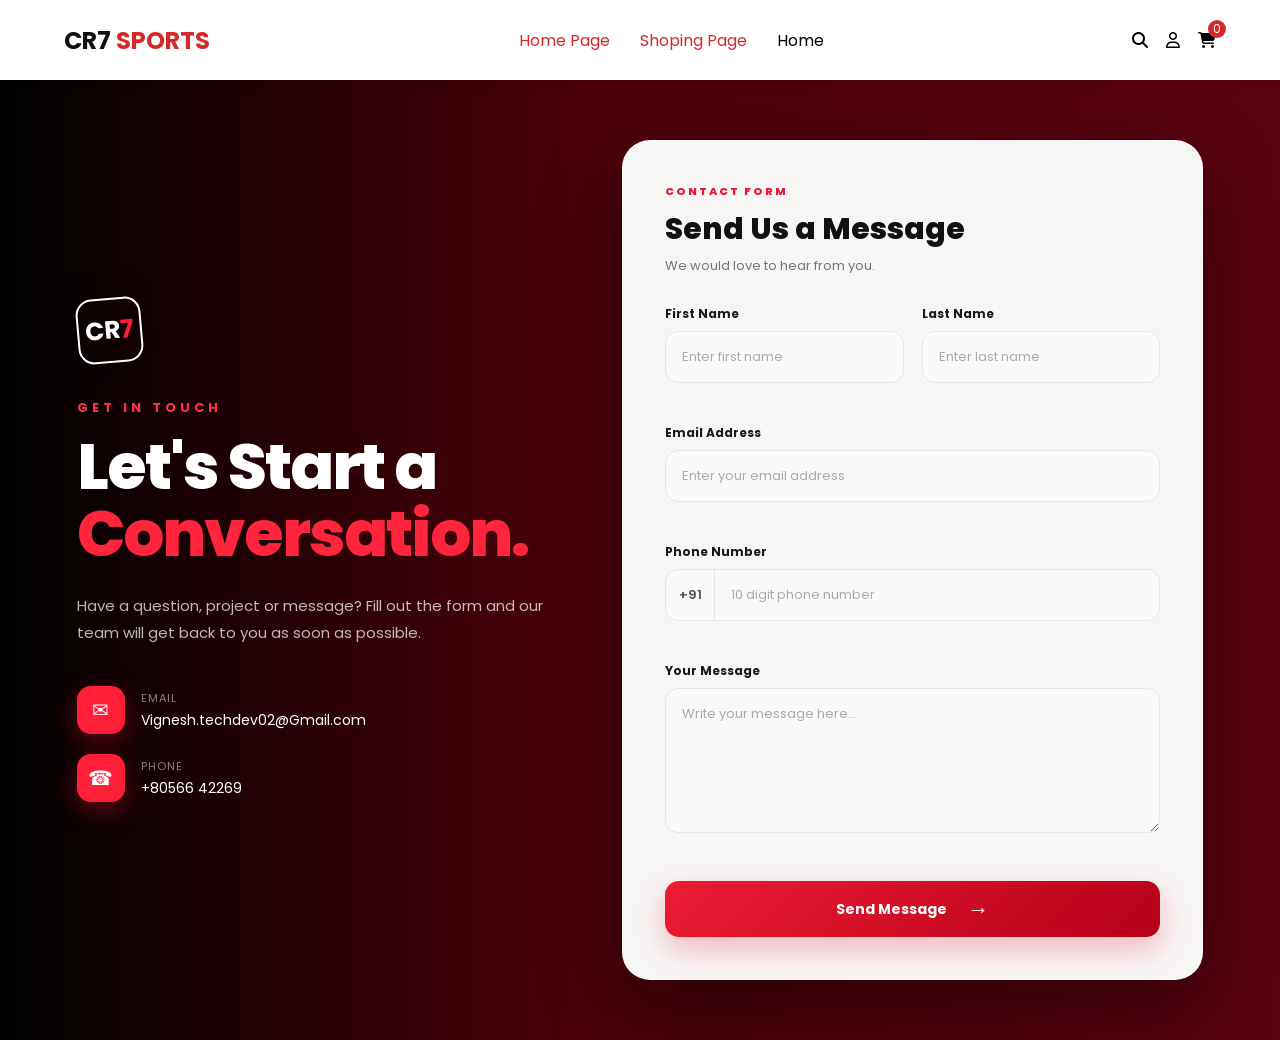
<file: contact.html>
<!DOCTYPE html>
<html lang="en">

<head>
    <meta charset="UTF-8">
    <meta name="viewport" content="width=device-width, initial-scale=1.0">

    <title>CR7 Sports Contact Us</title>

    <!-- Google Font -->
    <link rel="preconnect" href="https://fonts.googleapis.com">
    <link rel="preconnect" href="https://fonts.gstatic.com" crossorigin>
    <link href="https://fonts.googleapis.com/css2?family=Poppins:wght@300;400;500;600;700;800&display=swap"
        rel="stylesheet">

    <!-- Font Awesome -->
    <link rel="stylesheet" href="https://cdnjs.cloudflare.com/ajax/libs/font-awesome/6.6.0/css/all.min.css">

    <!-- CSS -->
    <link rel="stylesheet" href="./contact.css">

        <!-- logo -->
     <link rel="shortcut icon" href="./images/Logo.icorn.png" type="image/x-icon">
</head>

<body>
    <!-- ================= NAVBAR ================= -->

    <header>
        <nav class="navbar">

            <div class="logocr7">
                <h2>CR7 <span>SPORTS</span></h2>
            </div>

            <ul class="nav-links">
                <li><a href="./index.html" class="active">Home Page</a></li>
                <li><a href="./shop.html" class="active">Shoping Page</a></li>
                <li><a href="#Home">Home</a></li>
            </ul>

            <div class="icons">
                <i class="fa-solid fa-magnifying-glass"></i>
                <i class="fa-regular fa-user"></i>

                <div class="cart">
                    <i class="fa-solid fa-cart-shopping"></i>
                    <span id="cart-count">0</span>
                </div>
            </div>
            <div class="menu-btn">
                <i id="menubtn" class="fa-solid fa-bars"></i>
            </div>

        </nav>
    </header>

    <!-- ================= Side Bar ================= -->

    <nav class="navbar" id="Sidenavbarbutton">
        <i id="xcancle" class="fa-solid fa-x" style="color: rgb(0, 0, 0);"></i>
        <i class="fa-solid fa-x" style="color: rgb(0, 0, 0);"></i>
        <ul class="nav-links" id="nav-items">
            <div class="logocr7">
                <h2 class="sidehead">CR7 </h2>
                <span>
                    <h2 class="sidehead2" style="color: red;">SPORTS</h2>
                </span>
            </div>
            <div class="icons" id="sideicorn">
                <i class="fa-solid fa-magnifying-glass"></i>
                <i class="fa-regular fa-user"></i>

                <div class="cart">
                    <i class="fa-solid fa-cart-shopping"></i>
                    <span id="cart-count">0</span>
                </div>
            </div>
                <li><a href="./index.html" class="active">Home Page</a></li>
                <li><a href="./shop.html" class="active">Shoping Page</a></li>
                <li><a href="#Home">Home</a></li>
        </ul>
    </nav>


    <main class="contact-page" id="Home">

        <!-- Background Overlay -->
        <div class="background-overlay"></div>

        <div class="contact-container">

            <!-- Left Content -->
            <section class="contact-info">

                <div class="logo">
                    <span>CR</span><strong>7</strong>
                </div>

                <p class="small-title">GET IN TOUCH</p>

                <h1>
                    Let's Start a
                    <span>Conversation.</span>
                </h1>

                <p class="description">
                    Have a question, project or message?
                    Fill out the form and our team will get
                    back to you as soon as possible.
                </p>

                <div class="info-line">
                    <div class="icon">✉</div>
                    <div>
                        <small>Email</small>
                        <p>Vignesh.techdev02@Gmail.com</p>
                    </div>
                </div>

                <div class="info-line">
                    <div class="icon">☎</div>
                    <div>
                        <small>Phone</small>
                        <p>+80566 42269</p>
                    </div>
                </div>

            </section>


            <!-- Contact Form -->
            <section class="contact-card">

                <div class="form-header">
                    <p>CONTACT FORM</p>
                    <h2>Send Us a Message</h2>
                    <span>We would love to hear from you.</span>
                </div>

                <form id="contactForm" novalidate>

                    <div class="input-row">

                        <!-- First Name -->
                        <div class="input-group">
                            <label for="firstName">First Name</label>

                            <input type="text" id="firstName" placeholder="Enter first name" autocomplete="given-name">

                            <small class="error" id="firstNameError"></small>
                        </div>


                        <!-- Last Name -->
                        <div class="input-group">
                            <label for="lastName">Last Name</label>

                            <input type="text" id="lastName" placeholder="Enter last name" autocomplete="family-name">

                            <small class="error" id="lastNameError"></small>
                        </div>

                    </div>


                    <!-- Email -->
                    <div class="input-group">

                        <label for="email">Email Address</label>

                        <input type="email" id="email" placeholder="Enter your email address" autocomplete="email">

                        <small class="error" id="emailError"></small>

                    </div>


                    <!-- Phone -->
                    <div class="input-group">

                        <label for="phone">Phone Number</label>

                        <div class="phone-wrapper">
                            <span>+91</span>

                            <input type="tel" id="phone" maxlength="10" inputmode="numeric"
                                placeholder="10 digit phone number" autocomplete="tel">
                        </div>

                        <small class="error" id="phoneError"></small>

                    </div>


                    <!-- Message -->
                    <div class="input-group">

                        <label for="message">Your Message</label>

                        <textarea id="message" placeholder="Write your message here..."></textarea>

                        <small class="error" id="messageError"></small>

                    </div>


                    <!-- Submit -->
                    <button type="submit" class="send-btn">

                        <span>Send Message</span>

                        <span class="arrow">→</span>

                    </button>

                </form>

            </section>

        </div>

    </main>


    <!-- Success Popup -->
    <div class="success-popup" id="successPopup">

        <div class="success-icon">
            ✓
        </div>

        <div>
            <strong>Message Sent Successfully!</strong>
            <p>Thank you for contacting us.</p>
        </div>

    </div>


    <script src="./contact.js"></script>

</body>

</html>
</file>
<file: contact.css>
/* ================================
   GLOBAL
================================ */

* {
    margin: 0;
    padding: 0;
    box-sizing: border-box;
}

html {
    scroll-behavior: smooth;
}

body {
    font-family: "Poppins", sans-serif;
    background: #080808;
}
a {
    text-decoration: none;
    color: inherit;
}

ul {
    list-style: none;
}

/* ================================
   NAVBAR
================================ */
header {
    position: sticky;
    top: 0;
    background: #fff;
    z-index: 999;
    box-shadow: 0 2px 10px rgba(0, 0, 0, .08);
}

.navbar {
    width: 90%;
    max-width: 1200px;
    margin: auto;
    height: 80px;
    display: flex;
    justify-content: space-between;
    align-items: center;
}

.logocr7 h2 {
    color: #111;
}

.logocr7 span {
    color: #d62828;
}

.nav-links {
    display: flex;
    gap: 30px;
}

.nav-links a:hover,
.nav-links .active {
    color: #d62828;
}

.icons {
    display: flex;
    gap: 18px;
    align-items: center;
    cursor: pointer;
}

.cart {
    position: relative;
    cursor: pointer;
}

#cart-count {
    position: absolute;
    top: -8px;
    right: -10px;
    background: #d62828;
    color: #fff;
    width: 18px;
    height: 18px;
    border-radius: 50%;
    font-size: 12px;
    display: flex;
    align-items: center;
    justify-content: center;
}

.menu-btn {
    display: none;
    cursor: pointer;
}


/* Side bar */

#Sidenavbarbutton {
    position: fixed;
    top: 0;
    left: 0;
    height: 100vh;
    width: 250px;
    background-color: white;
    box-shadow: -10px 0 10px rgba(0, 0, 0, 0.1);
    flex-direction: column;
    z-index: 1000;
    left: -70%;
    transition: all;
    transition-duration: 1.5s;
}

.sidehead {
    font-size: 30px;
    position: relative;
    left: 25px;
}


.sidehead2 {
    font-size: 30px;
}


#nav-items {
    position: fixed;
    display: flex;
    flex-direction: column;
    top: 50px;
}

#xcancle {
    font-weight: bolder;
    font-size: large;
    position: relative;
    left: 100px;
    top: 20px;
    cursor: pointer;
}



/* ================================
   Hero Slider
================================ */
/* =========================
   HERO SLIDER
========================= */

.hero-slider {
    width: 100%;
    padding: 20px 24px;
}


.slider-container {
    width: 100%;
    height: 510px;
    position: relative;
    overflow: hidden;
    border-radius: 7px;
    background: #111;
}

/* ================================
   CONTACT PAGE
================================ */

.contact-page {
    position: relative;
    min-height: 100vh;

    display: flex;
    align-items: center;
    justify-content: center;

    padding: 60px 6%;

    overflow: hidden;

    background-image:
        url("https://commons.wikimedia.org/wiki/Special:Redirect/file/Cristiano_Ronaldo_Croatia_v_Portugal_2_July_2026-075.jpg");

    background-size: cover;
    background-position: center top;
    background-attachment: fixed;
}


/* Dark + Red Overlay */

.background-overlay {
    position: absolute;
    inset: 0;

    background:
        linear-gradient(
            90deg,
            rgba(0, 0, 0, 0.94) 0%,
            rgba(90, 0, 10, 0.82) 45%,
            rgba(130, 0, 20, 0.68) 100%
        );

    z-index: 0;
}


/* ================================
   CONTAINER
================================ */

.contact-container {
    position: relative;
    z-index: 2;

    width: 100%;
    max-width: 1250px;

    display: grid;
    grid-template-columns: 0.9fr 1.1fr;

    gap: 70px;

    align-items: center;
}


/* ================================
   LEFT CONTENT
================================ */

.contact-info {
    color: white;
}

.logo {
    width: 65px;
    height: 65px;

    display: flex;
    align-items: center;
    justify-content: center;

    border: 2px solid #ffffff;
    border-radius: 16px;

    margin-bottom: 35px;

    font-size: 25px;
    font-weight: 700;

    transform: rotate(-5deg);

    box-shadow:
        0 10px 35px rgba(0, 0, 0, 0.4);
}

.logo span {
    color: white;
}

.logo strong {
    color: #ff1e35;
}


.small-title {
    color: #ff3148;

    font-size: 13px;
    font-weight: 700;

    letter-spacing: 4px;

    margin-bottom: 15px;
}


.contact-info h1 {
    max-width: 560px;

    font-size: clamp(42px, 5vw, 72px);

    line-height: 1.05;

    font-weight: 800;

    letter-spacing: -2px;

    margin-bottom: 25px;
}

.contact-info h1 span {
    color: #ff253d;
}


.description {
    max-width: 500px;

    color: rgba(255,255,255,0.72);

    font-size: 15px;

    line-height: 1.8;

    margin-bottom: 40px;
}


/* ================================
   CONTACT INFO
================================ */

.info-line {
    display: flex;
    align-items: center;

    gap: 16px;

    margin-bottom: 20px;
}

.icon {
    width: 48px;
    height: 48px;

    display: flex;
    align-items: center;
    justify-content: center;

    border-radius: 14px;

    background: #ff1f38;

    color: white;

    font-size: 20px;

    box-shadow:
        0 8px 25px rgba(255, 25, 50, 0.35);
}

.info-line small {
    display: block;

    color: rgba(255,255,255,0.5);

    font-size: 11px;

    text-transform: uppercase;

    letter-spacing: 1px;
}

.info-line p {
    color: white;

    font-size: 14px;

    margin-top: 3px;
}


/* ================================
   CONTACT CARD
================================ */

.contact-card {
    width: 100%;

    padding: 42px;

    border-radius: 28px;

    background:
        rgba(255,255,255,0.96);

    box-shadow:
        0 30px 80px rgba(0,0,0,0.45);

    border: 1px solid rgba(255,255,255,0.5);

    backdrop-filter: blur(15px);

    animation: cardShow 0.8s ease;
}

@keyframes cardShow {

    from {
        opacity: 0;
        transform: translateY(30px);
    }

    to {
        opacity: 1;
        transform: translateY(0);
    }

}


/* ================================
   FORM HEADER
================================ */

.form-header {
    margin-bottom: 28px;
}

.form-header p {
    color: #e71932;

    font-size: 11px;

    font-weight: 800;

    letter-spacing: 2px;

    margin-bottom: 7px;
}

.form-header h2 {
    color: #111;

    font-size: 30px;

    font-weight: 800;
}

.form-header span {
    color: #777;

    font-size: 13px;
}


/* ================================
   INPUT ROW
================================ */

.input-row {
    display: grid;

    grid-template-columns: 1fr 1fr;

    gap: 18px;
}


/* ================================
   INPUT GROUP
================================ */

.input-group {
    margin-bottom: 19px;
}

.input-group label {
    display: block;

    color: #191919;

    font-size: 12px;

    font-weight: 700;

    margin-bottom: 8px;
}


/* ================================
   INPUTS
================================ */

.input-group input,
.input-group textarea {
    width: 100%;

    border: 1.5px solid #e5e5e5;

    background: #fafafa;

    border-radius: 13px;

    outline: none;

    font-family: inherit;

    font-size: 13px;

    color: #151515;

    transition: 0.25s ease;
}

.input-group input {
    height: 52px;

    padding: 0 16px;
}

.input-group textarea {
    min-height: 145px;

    resize: vertical;

    padding: 15px 16px;

    line-height: 1.6;
}

.input-group input::placeholder,
.input-group textarea::placeholder {
    color: #aaa;
}


/* Focus */

.input-group input:focus,
.input-group textarea:focus {
    border-color: #ed1c35;

    background: white;

    box-shadow:
        0 0 0 4px rgba(237,28,53,0.08);
}


/* Valid */

.input-group input.valid,
.input-group textarea.valid {
    border-color: #18a558;
}


/* Invalid */

.input-group input.invalid,
.input-group textarea.invalid {
    border-color: #e71932;

    background: #fff8f8;
}


/* ================================
   PHONE
================================ */

.phone-wrapper {
    display: flex;

    height: 52px;

    border: 1.5px solid #e5e5e5;

    border-radius: 13px;

    overflow: hidden;

    background: #fafafa;

    transition: 0.25s ease;
}

.phone-wrapper:focus-within {
    border-color: #ed1c35;

    box-shadow:
        0 0 0 4px rgba(237,28,53,0.08);

    background: white;
}

.phone-wrapper span {
    width: 55px;

    display: flex;
    align-items: center;
    justify-content: center;

    color: #555;

    font-size: 13px;
    font-weight: 600;

    border-right: 1px solid #e5e5e5;
}

.phone-wrapper input {
    border: none !important;

    border-radius: 0 !important;

    box-shadow: none !important;

    background: transparent !important;

    height: 100%;
}


/* ================================
   ERROR
================================ */

.error {
    display: block;

    min-height: 17px;

    color: #e71932;

    font-size: 11px;

    font-weight: 600;

    margin-top: 5px;
}


/* ================================
   SEND BUTTON
================================ */

.send-btn {
    width: 100%;

    height: 56px;

    display: flex;

    align-items: center;
    justify-content: center;

    gap: 20px;

    border: none;

    border-radius: 14px;

    background:
        linear-gradient(
            135deg,
            #ed1c35,
            #b50018
        );

    color: white;

    font-family: inherit;

    font-size: 14px;

    font-weight: 700;

    cursor: pointer;

    box-shadow:
        0 12px 30px rgba(220,20,45,0.28);

    transition: 0.3s ease;
}

.send-btn:hover {
    transform: translateY(-3px);

    box-shadow:
        0 18px 35px rgba(220,20,45,0.38);
}

.send-btn:active {
    transform: translateY(0);
}

.arrow {
    font-size: 22px;

    transition: 0.3s ease;
}

.send-btn:hover .arrow {
    transform: translateX(6px);
}


/* ================================
   SUCCESS POPUP
================================ */

.success-popup {
    position: fixed;

    right: 25px;
    bottom: 25px;

    z-index: 100;

    min-width: 330px;

    display: flex;
    align-items: center;

    gap: 14px;

    padding: 18px 20px;

    border-radius: 17px;

    background: white;

    box-shadow:
        0 20px 60px rgba(0,0,0,0.3);

    border-left: 5px solid #19a858;

    transform: translateX(450px);

    opacity: 0;

    pointer-events: none;

    transition: 0.45s ease;
}

.success-popup.show {
    transform: translateX(0);

    opacity: 1;
}

.success-icon {
    width: 42px;
    height: 42px;

    display: flex;
    align-items: center;
    justify-content: center;

    border-radius: 50%;

    background: #19a858;

    color: white;

    font-size: 20px;
    font-weight: 700;
}

.success-popup strong {
    color: #151515;

    display: block;

    font-size: 13px;
}

.success-popup p {
    color: #777;

    font-size: 11px;

    margin-top: 2px;
}




/* ================================
   TABLET
================================ */

@media (max-width: 1000px) {

    .contact-page {
        padding: 50px 30px;

        background-attachment: scroll;
    }

    .contact-container {
        grid-template-columns: 1fr;

        max-width: 720px;

        gap: 40px;
    }

    .contact-info {
        text-align: center;
    }

    .contact-info h1,
    .description {
        margin-left: auto;
        margin-right: auto;
    }

    .logo {
        margin-left: auto;
        margin-right: auto;
    }

    .info-line {
        justify-content: center;
    }

}

@media(max-width:768px) {

    .nav-links {
        display: none;
    }

    .menu-btn {
        display: block;
    }

    /* Icorns */
    .icons {
        display: none;
    }

    #sideicorn {
        display: flex;
    }
}


/* ================================
   MOBILE
================================ */

@media (max-width: 600px) {

    .contact-page {
        padding: 35px 15px;

        min-height: 100vh;
    }

    .contact-container {
        gap: 30px;
    }

    .contact-info h1 {
        font-size: 42px;

        letter-spacing: -1.5px;
    }

    .description {
        font-size: 13px;

        line-height: 1.7;

        margin-bottom: 28px;
    }

    .logo {
        width: 55px;
        height: 55px;

        font-size: 21px;

        margin-bottom: 25px;
    }

    .small-title {
        font-size: 10px;

        letter-spacing: 3px;
    }

    .info-line {
        justify-content: flex-start;

        text-align: left;
    }

    .contact-card {
        padding: 24px 18px;

        border-radius: 22px;
    }

    .form-header h2 {
        font-size: 24px;
    }

    .input-row {
        grid-template-columns: 1fr;

        gap: 0;
    }

    .input-group input {
        height: 50px;
    }

    .input-group textarea {
        min-height: 130px;
    }

    .send-btn {
        height: 54px;
    }

    .success-popup {
        left: 15px;
        right: 15px;
        bottom: 15px;

        min-width: auto;
    }

}


/* ================================
   VERY SMALL SCREEN
================================ */

@media (max-width: 380px) {

    .contact-info h1 {
        font-size: 36px;
    }

    .contact-card {
        padding: 20px 15px;
    }

    .contact-info p.description {
        font-size: 12px;
    }

}
</file>
